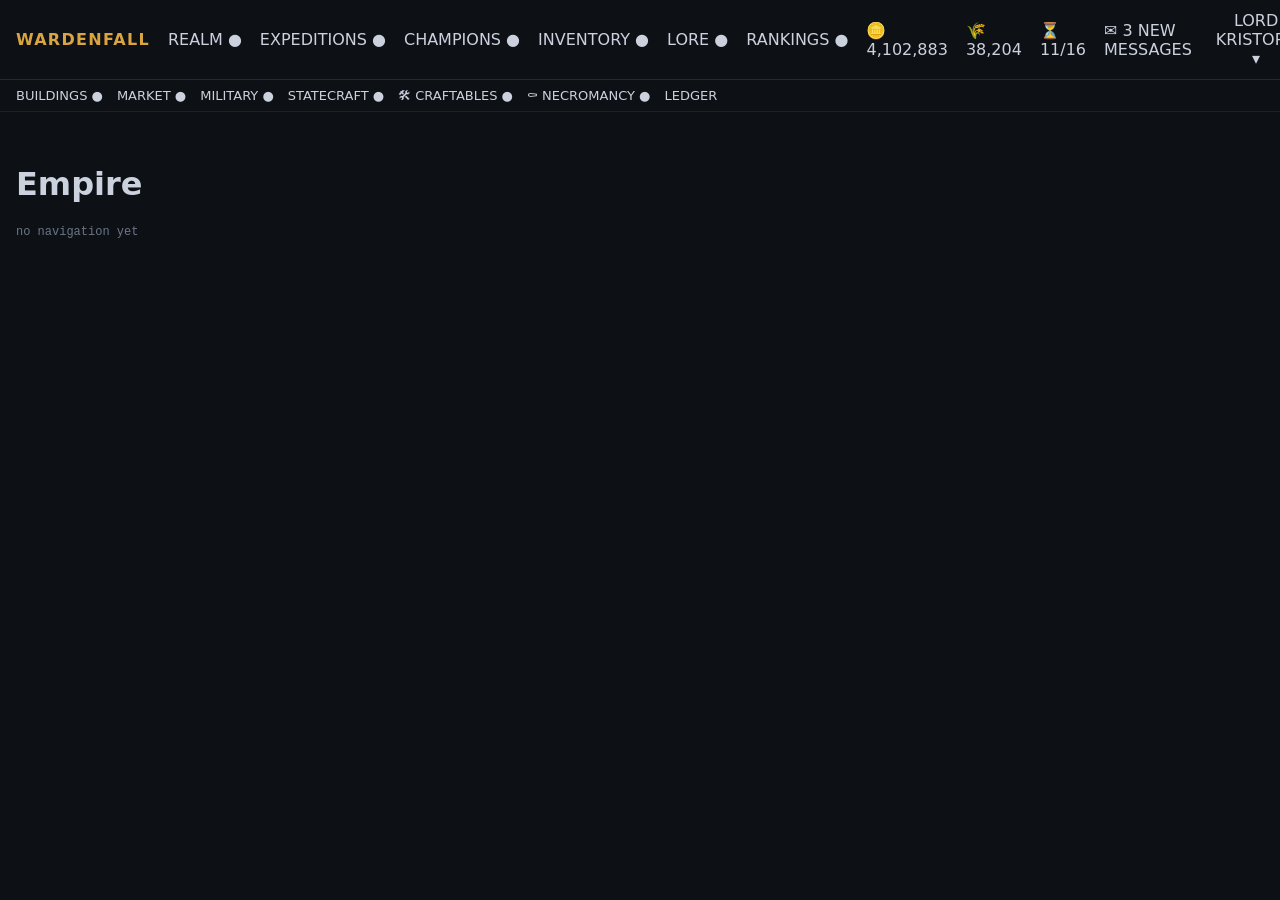
<file: test/fixture/index.html>
<!doctype html>
<!--
  Mock Wardenfall shell used by the end-to-end test.

  The structure mirrors captured page text from the live site: a brand, six
  primary doors each suffixed with a non-breaking space + "●", a contextual
  second row, resource chips, and a user menu. Class names are intentionally
  opaque, the way a compiled app's are, so the test proves the scanner is not
  quietly relying on readable selectors.
-->
<html lang="en">
<head>
  <meta charset="utf-8" />
  <title>Wardenfall (fixture)</title>
  <style>
    body { margin: 0; background: #0d1015; color: #cbd2dd;
           font-family: ui-sans-serif, system-ui, sans-serif; }
    .a1b2 { display: flex; gap: 18px; align-items: center;
            padding: 10px 16px; border-bottom: 1px solid #232a34; }
    .c3d4 { display: flex; gap: 14px; padding: 8px 16px;
            border-bottom: 1px solid #1b212a; font-size: 13px; }
    a, button { color: #cbd2dd; text-decoration: none; background: none;
                border: 0; font: inherit; cursor: pointer; }
    .brand { font-weight: 800; letter-spacing: .08em; color: #d9a441; }
    main { padding: 32px 16px; }
    #log { font-family: ui-monospace, monospace; font-size: 12px; color: #6b7686; }
  </style>
</head>
<body>
  <header class="a1b2">
    <a class="brand" href="/empire">WARDENFALL</a>
    <a href="/empire">REALM&nbsp;●</a>
    <a href="/expeditions">EXPEDITIONS&nbsp;●</a>
    <a href="/heroes">CHAMPIONS&nbsp;●</a>
    <a href="/inventory">INVENTORY&nbsp;●</a>
    <a href="/lore">LORE&nbsp;●</a>
    <a href="/rankings">RANKINGS&nbsp;●</a>
    <span class="x9">🪙 4,102,883</span>
    <span class="x9">🌾 38,204</span>
    <span class="x9">⏳ 11/16</span>
    <a href="/messages">✉ 3 NEW MESSAGES</a>
    <button type="button">LORD KRISTOPH ▾</button>
  </header>

  <!-- Contextual sub-nav: only the current door's children are present. -->
  <nav class="c3d4">
    <a href="/buildings">BUILDINGS ●</a>
    <a href="/market">MARKET ●</a>
    <a href="/military">MILITARY ●</a>
    <a href="/diplomacy">STATECRAFT ●</a>
    <a href="/craftables">🛠 CRAFTABLES ●</a>
    <a href="/necromancy">⚰ NECROMANCY ●</a>
    <!-- No ● marker: stands in for the game restyling that dot away. It must
         still be indexed and learned, on the strength of living in a <nav>. -->
    <a href="/ledger">LEDGER</a>
  </nav>

  <main>
    <h1>Empire</h1>
    <p id="log">no navigation yet</p>
    <!-- The rites panel renders in here when NECROMANCY is reached. -->
    <div id="panel"></div>
  </main>

  <script>
    // Contextual sub-nav, the way the real game does it: each door swaps the
    // second row, so entries under OTHER doors are simply not in the DOM.
    // This is what makes a single-page scan insufficient — and what the nav
    // harvester has to walk the doors to discover.
    const SUBNAV = {
      '/empire': [
        ['BUILDINGS ●', '/buildings'], ['MARKET ●', '/market'],
        ['MILITARY ●', '/military'], ['STATECRAFT ●', '/diplomacy'],
        ['🛠 CRAFTABLES ●', '/craftables'],
        ['⚰ NECROMANCY ●', '/necromancy'],
        ['LEDGER', '/ledger'], // no ● on purpose — see the scanner tests
      ],
      '/expeditions': [
        ['ARENA ●', '/arena'], ['DELVE ●', '/delve'],
        ['HOLDS ●', '/holds'], ['🐗 HUNT ●', '/hunt'],
      ],
      '/heroes': [['SPELLBOOK ●', '/spellbook']],
    };

    // --- the Rites of Remembrance panel ---------------------------------
    // MEASURED against the live panel on 2026-08-11 (the July capture this was
    // first built from priced a host at one soul per ghost, which is wrong by
    // a factor of a thousand). The wording is reproduced exactly, because the
    // wording is what the extension parses; only class names are invented, and
    // they stay opaque so nothing can lean on them.
    //
    // Two details here are load-bearing, not decoration:
    //   - the host card STATES ITS RATE. No rate, no plan, no click.
    //   - the tolerance sits in its own element with a sibling that STARTS
    //     WITH A DIGIT ("60 scouts lost…"). Flattened with textContent those
    //     weld into "100/6560" and the Haunted warning silently dies. Keep the
    //     two in separate elements or that regression walks back in unseen.
    // Persisted in localStorage because the dock now performs rites in a hidden
    // same-origin FRAME: the frame's own JS state dies with it, and localStorage
    // is shared across same-origin frames (CLAUDE.md finding 11), so this is how
    // the test observes what a rite actually did — the same way the real game's
    // state outlives the frame by living on the server.
    const RITES_KEY = 'fixture.rites';
    const defaults = {
      souls: 3, dead: 284745,
      disturbance: 12, tolerance: 50,
      harvestYield: 1,
      rate: { souls: 1, dead: 1, per: 1000 },
      scoutsLost: 60,
      log: [],
    };
    let rites;
    try { rites = { ...defaults, ...(JSON.parse(localStorage.getItem(RITES_KEY)) || {}) }; }
    catch { rites = { ...defaults }; }
    const saveRites = () => {
      try { localStorage.setItem(RITES_KEY, JSON.stringify(rites)); } catch { /* fine */ }
    };
    const noteRite = (entry) => { rites.log = [...(rites.log || []), entry]; saveRites(); };
    const riteCost = (want) => {
      const blocks = Math.ceil(want / rites.rate.per);
      return { souls: blocks * rites.rate.souls, dead: blocks * rites.rate.dead };
    };

    function renderRites() {
      const panel = document.getElementById('panel');
      panel.textContent = '';
      const n = (v) => v.toLocaleString('en-US');
      // Rebuilt wholesale on every rite, the way an SPA re-renders — which is
      // what makes stale element references a real hazard worth testing.
      panel.innerHTML = `
        <section class="q7">
          <h2>[ RITES OF REMEMBRANCE ]</h2>
          <p class="q8">⚰️ WAR CEMETERY</p>
          <div class="q9">
            <span class="q9a">💀 ${n(rites.souls)} souls (catalyst — from veteran sacrifice)</span>
            <span class="q9b">👻 ${n(rites.dead)} raisable dead (your fallen)</span>
            <span class="q9c">Disturbance ${rites.disturbance}/${rites.tolerance}</span>
          </div>
          <p class="q9d">${rites.scoutsLost} scouts lost to the dark.</p>
          <div class="qa">
            <div class="qb" data-rite="host">
              <h3>👻 Spectral Host · +6 disturb</h3>
              <p>Raise a horde from your fallen — +power on your next raid, or a ghost
                 column for Conquest. Costs ${rites.rate.dead} dead + ${rites.rate.souls} soul
                 per ${n(rites.rate.per)} raised. No cap; the pool drains as you raise.</p>
              <input type="number" value="100" min="1" max="${rites.dead}" aria-label="Ghosts to raise" />
              <button type="button">PERFORM</button>
            </div>
            <div class="qb" data-rite="harvest">
              <h3>💀 Soul-Harvest · +4 disturb</h3>
              <p>Call the restless dead to give up their souls. They do not give them gladly.</p>
              <button type="button">PERFORM · +${n(rites.harvestYield)} SOULS</button>
            </div>
          </div>
        </section>`;

      panel.querySelector('[data-rite="harvest"] button').addEventListener('click', () => {
        rites.souls += rites.harvestYield;
        rites.disturbance += 4;
        noteRite('harvest');
        document.getElementById('log').textContent = 'rite:harvest';
        renderRites();
      });
      panel.querySelector('[data-rite="host"] button').addEventListener('click', () => {
        const input = panel.querySelector('[data-rite="host"] input');
        const want = Number(input.value) || 0;
        const cost = riteCost(want);
        if (cost.souls > rites.souls || cost.dead > rites.dead) {
          noteRite('host-refused');
          document.getElementById('log').textContent = 'rite:host-refused';
          return;
        }
        rites.souls -= cost.souls;
        rites.dead -= cost.dead;
        rites.disturbance += 6;
        rites.host = (rites.host || 0) + want;
        noteRite('host:' + want);
        document.getElementById('log').textContent = 'rite:host:' + want;
        renderRites();
      });
    }

    // Loaded AT the rites path — which is how the dock reaches them now, in a
    // hidden frame rather than by navigating the user. Render on load, the way
    // the real server-rendered page does.
    if (/\/necromancy$/.test(location.pathname)) {
      // A seam for the refusal path: a rites page that renders no balance.
      let blank = false;
      try { blank = localStorage.getItem('fixture.norites') === '1'; } catch { /* fine */ }
      if (!blank) renderRites();
    }

    // Stand in for the SPA router: record clicks instead of navigating, so the
    // test can assert which element the palette actually activated.
    document.addEventListener('click', (e) => {
      const a = e.target.closest('a[href]');
      if (!a) return;
      e.preventDefault();
      const href = a.getAttribute('href');
      document.getElementById('log').textContent = 'navigated:' + href;

      // The rites live on their own page, so leaving it takes the panel away.
      if (href === '/necromancy') renderRites();
      else document.getElementById('panel').textContent = '';

      const rows = SUBNAV[href];
      const nav = document.querySelector('nav.c3d4');
      if (!rows || !nav) return;
      nav.textContent = '';
      for (const [text, path] of rows) {
        const link = document.createElement('a');
        link.setAttribute('href', path);
        link.textContent = text;
        nav.appendChild(link);
      }
    });
  </script>
</body>
</html>
</file>
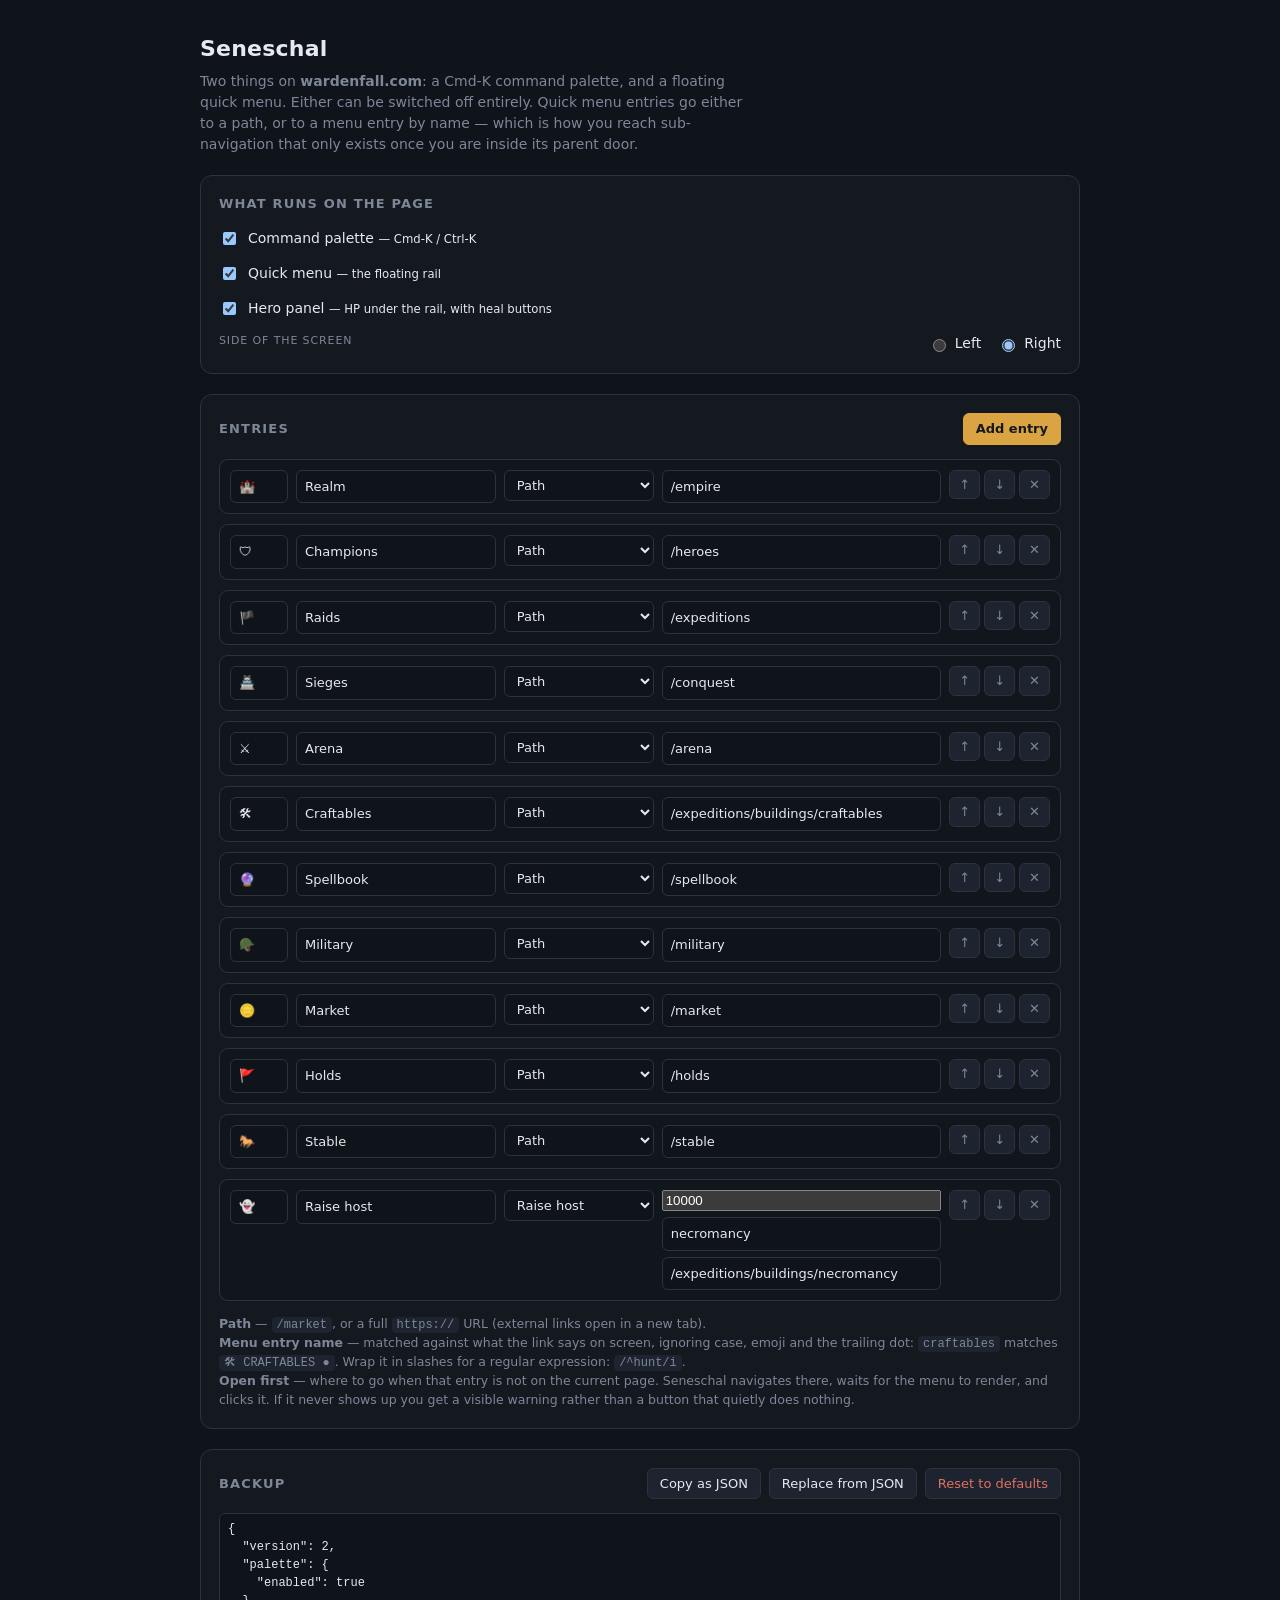
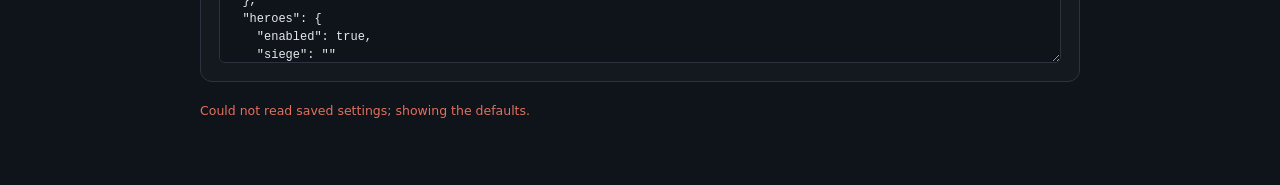
<file: options/options.html>
<!doctype html>
<html lang="en">
<head>
  <meta charset="utf-8" />
  <title>Seneschal — quick menu</title>
  <link rel="stylesheet" href="options.css" />
</head>
<body>
  <main>
    <header class="head">
      <h1>Seneschal</h1>
      <p class="sub">
        Two things on <strong>wardenfall.com</strong>: a Cmd-K command palette, and
        a floating quick menu. Either can be switched off entirely. Quick menu
        entries go either to a path, or to a menu entry by name — which is how you
        reach sub-navigation that only exists once you are inside its parent door.
      </p>
    </header>

    <section class="panel">
      <h2>What runs on the page</h2>
      <label class="row-check">
        <input type="checkbox" id="palette-enabled" />
        <span>Command palette <small>— Cmd-K / Ctrl-K</small></span>
      </label>
      <label class="row-check">
        <input type="checkbox" id="enabled" />
        <span>Quick menu <small>— the floating rail</small></span>
      </label>
      <label class="row-check">
        <input type="checkbox" id="heroes-enabled" />
        <span>Hero panel <small>— HP under the rail, with heal buttons</small></span>
      </label>

      <fieldset class="side">
        <legend>Side of the screen</legend>
        <label><input type="radio" name="side" value="left" /> Left</label>
        <label><input type="radio" name="side" value="right" /> Right</label>
      </fieldset>
    </section>

    <section class="panel">
      <div class="panel-head">
        <h2>Entries</h2>
        <button type="button" id="add" class="primary">Add entry</button>
      </div>
      <div id="items" class="items"></div>
      <p class="hint">
        <strong>Path</strong> — <code>/market</code>, or a full <code>https://</code>
        URL (external links open in a new tab).<br />
        <strong>Menu entry name</strong> — matched against what the link says on
        screen, ignoring case, emoji and the trailing dot: <code>craftables</code>
        matches <code>🛠 CRAFTABLES ●</code>. Wrap it in slashes for a regular
        expression: <code>/^hunt/i</code>.<br />
        <strong>Open first</strong> — where to go when that entry is not on the
        current page. Seneschal navigates there, waits for the menu to render, and
        clicks it. If it never shows up you get a visible warning rather than a
        button that quietly does nothing.
      </p>
    </section>

    <section class="panel">
      <div class="panel-head">
        <h2>Backup</h2>
        <div class="panel-actions">
          <button type="button" id="export">Copy as JSON</button>
          <button type="button" id="import">Replace from JSON</button>
          <button type="button" id="reset" class="danger">Reset to defaults</button>
        </div>
      </div>
      <textarea id="json" spellcheck="false" aria-label="Quick menu configuration as JSON"></textarea>
    </section>

    <p id="status" class="status" role="status" aria-live="polite"></p>
  </main>

  <script src="../src/config.js"></script>
  <script src="options.js"></script>
</body>
</html>
</file>
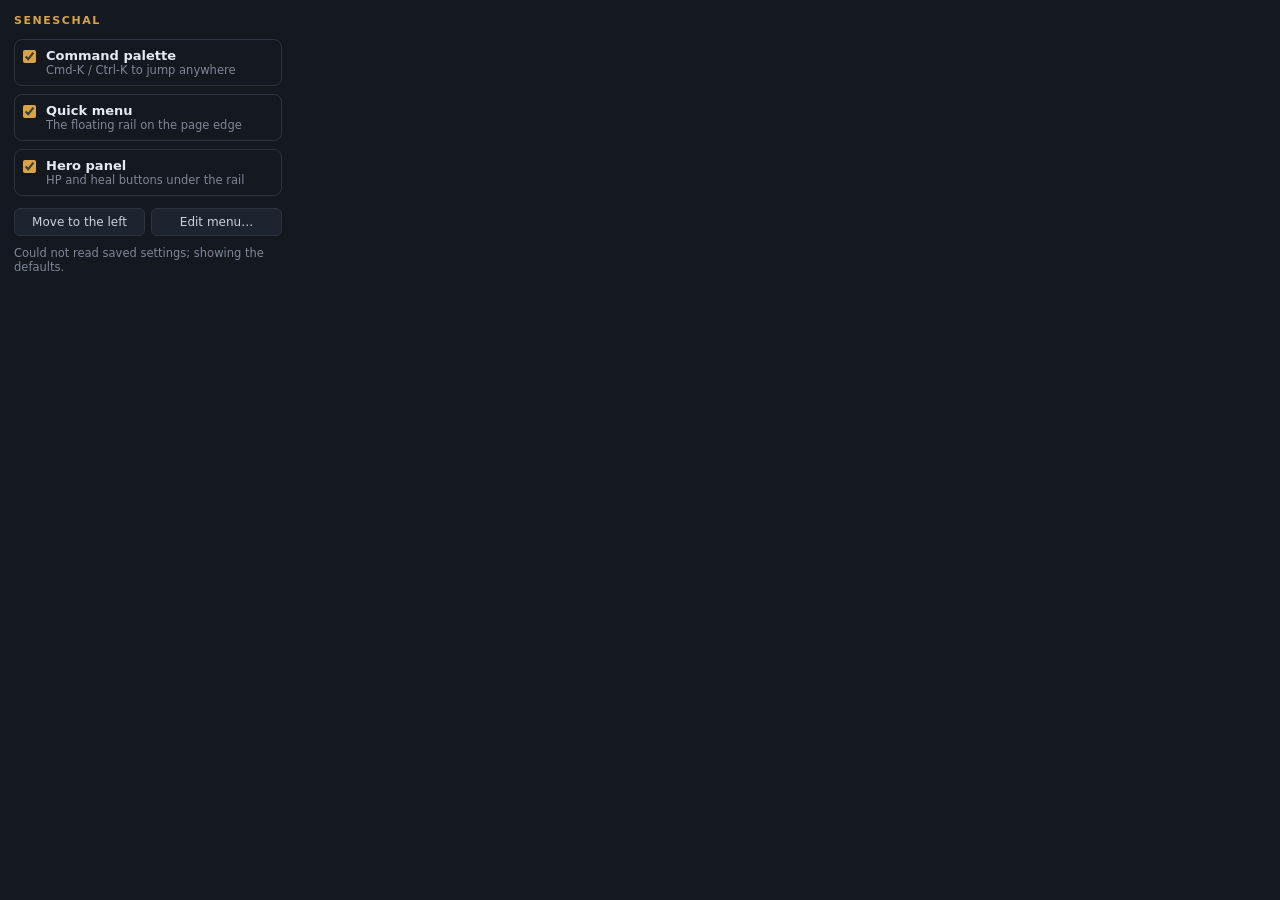
<file: popup/popup.html>
<!doctype html>
<html lang="en">
<head>
  <meta charset="utf-8" />
  <title>Seneschal</title>
  <link rel="stylesheet" href="popup.css" />
</head>
<body>
  <h1>Seneschal</h1>

  <label class="toggle">
    <input type="checkbox" id="palette" />
    <span class="text">
      <strong>Command palette</strong>
      <small>Cmd-K / Ctrl-K to jump anywhere</small>
    </span>
  </label>

  <label class="toggle">
    <input type="checkbox" id="dock" />
    <span class="text">
      <strong>Quick menu</strong>
      <small>The floating rail on the page edge</small>
    </span>
  </label>

  <label class="toggle">
    <input type="checkbox" id="heroes" />
    <span class="text">
      <strong>Hero panel</strong>
      <small>HP and heal buttons under the rail</small>
    </span>
  </label>

  <div class="row">
    <button type="button" id="side">Move to the left</button>
    <button type="button" id="options">Edit menu…</button>
  </div>

  <p id="status" role="status" aria-live="polite"></p>

  <script src="../src/config.js"></script>
  <script src="popup.js"></script>
</body>
</html>
</file>
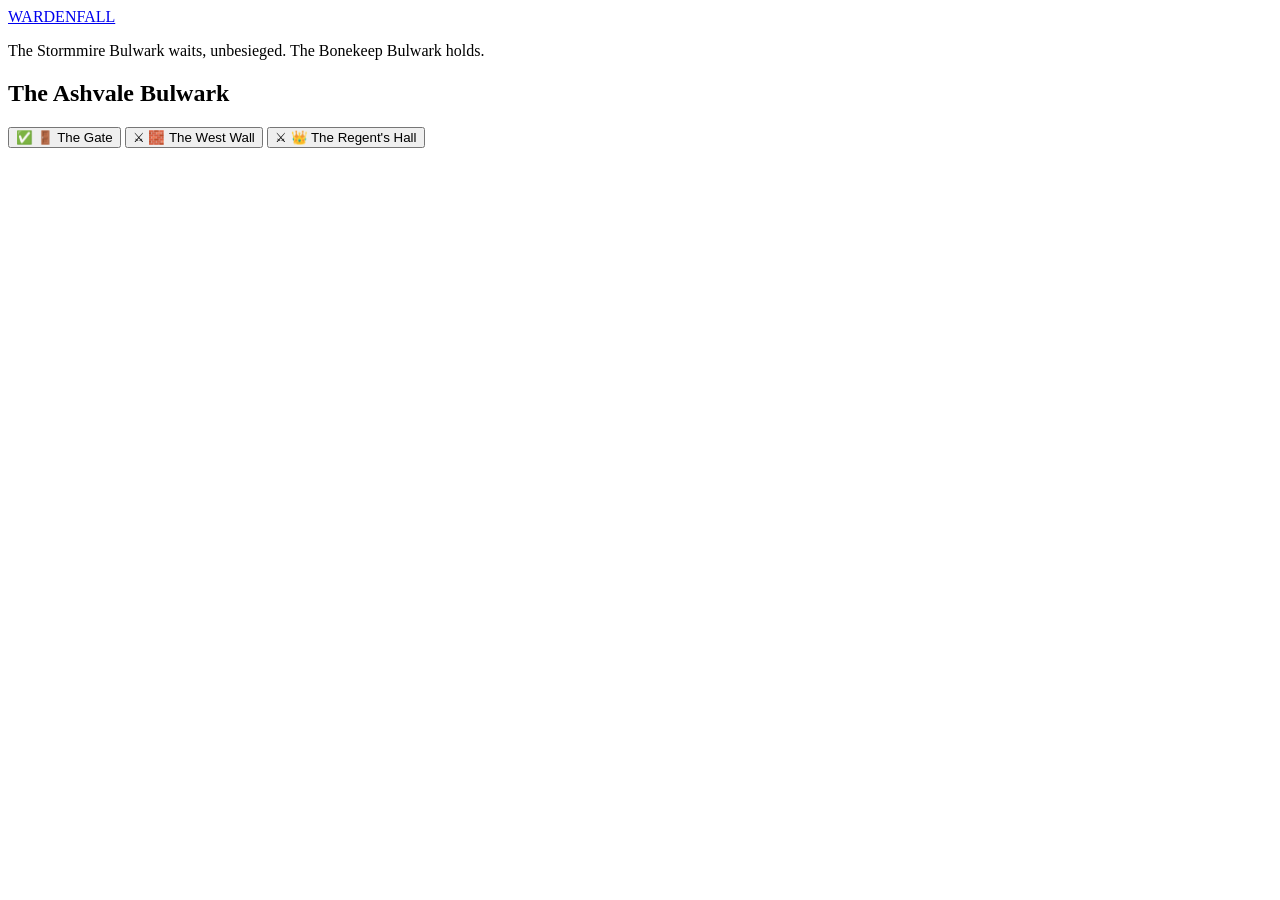
<file: test/fixture/conquest.html>
<!doctype html>
<!-- Mock /conquest with a siege you are committed to.

     Note "The Stormmire Bulwark" is named but has NO assault locations: it is
     a target, not a siege you are in. Only The Ashvale Bulwark renders
     locations, so only it counts as active. -->
<html lang="en"><head><meta charset="utf-8"><title>Sieges</title></head>
<body>
  <header class="a1b2"><a class="brand" href="/empire">WARDENFALL</a></header>
  <main>
    <p>The Stormmire Bulwark waits, unbesieged. The Bonekeep Bulwark holds.</p>
    <section>
      <h2>The Ashvale Bulwark</h2>
      <button type="button">✅ 🚪 The Gate</button>
      <button type="button">⚔ 🧱 The West Wall</button>
      <button type="button">⚔ 👑 The Regent's Hall</button>
    </section>
  </main>
<!-- The standing spectral host. Rendered NOWHERE on the real site: it exists
     only inside the Next.js flight payload, escaped, which is why the reader
     tolerates backslashes and why it fails to null rather than to zero. -->
<script id="flight">self.__f=["...\"ghostHost\":{\"armed\":true,\"size\":7500},\"siegeTokens\":3..."]</script>
</body></html>
</file>
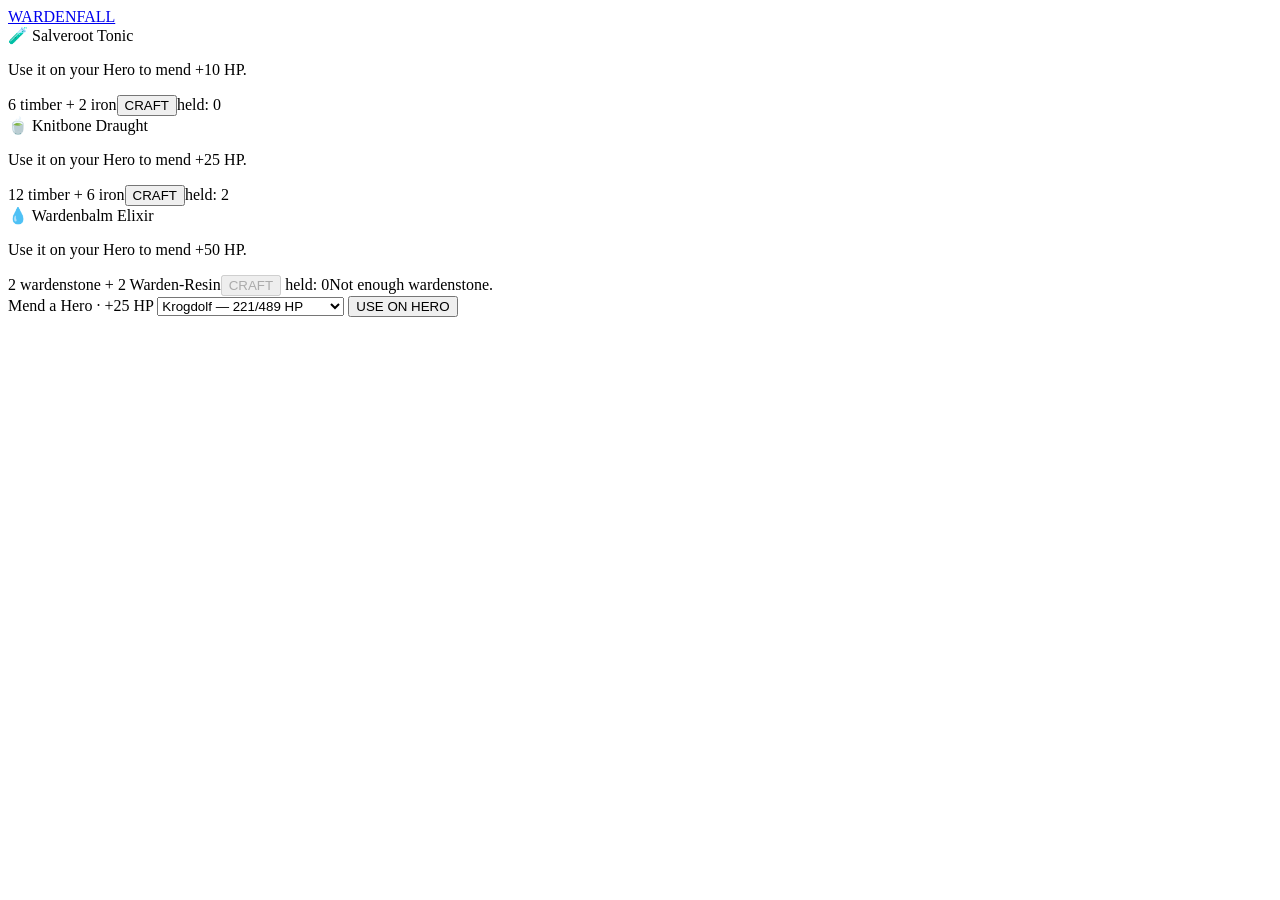
<file: test/fixture/craftables.html>
<!doctype html>
<!-- Mock craftables. Shapes copied from the live page: each elixir is a card
     with a mend amount, a brew cost, a held count and a CRAFT button. The
     "Mend a Hero · +N HP" block with its hero picker only exists for an elixir
     you actually hold — here, only the Knitbone Draught. -->
<html lang="en"><head><meta charset="utf-8"><title>Craftables</title></head>
<body>
  <header class="a1b2"><a class="brand" href="/empire">WARDENFALL</a></header>
  <main>
    <div class="c"><span>🧪 Salveroot Tonic</span>
      <p>Use it on your Hero to mend +10 HP.</p>
      <span>6 timber + 2 iron</span><button type="button">CRAFT</button><span>held: 0</span></div>

    <div class="c"><span>🍵 Knitbone Draught</span>
      <p>Use it on your Hero to mend +25 HP.</p>
      <span>12 timber + 6 iron</span><button type="button">CRAFT</button><span>held: 2</span></div>

    <div class="c"><span>💧 Wardenbalm Elixir</span>
      <p>Use it on your Hero to mend +50 HP.</p>
      <span>2 wardenstone + 2 Warden-Resin</span><button type="button" disabled>CRAFT</button>
      <span>held: 0</span><span>Not enough wardenstone.</span></div>

    <div class="use"><span>Mend a Hero · +25 HP</span>
      <select>
        <option value="h1">Krogdolf — 221/489 HP</option>
        <option value="h2">Krogloff — 459/459 HP · full</option>
        <option value="h3">Krogsly — 90/382 HP</option>
      </select>
      <button type="button">USE ON HERO</button></div>
  </main>
</body></html>
</file>
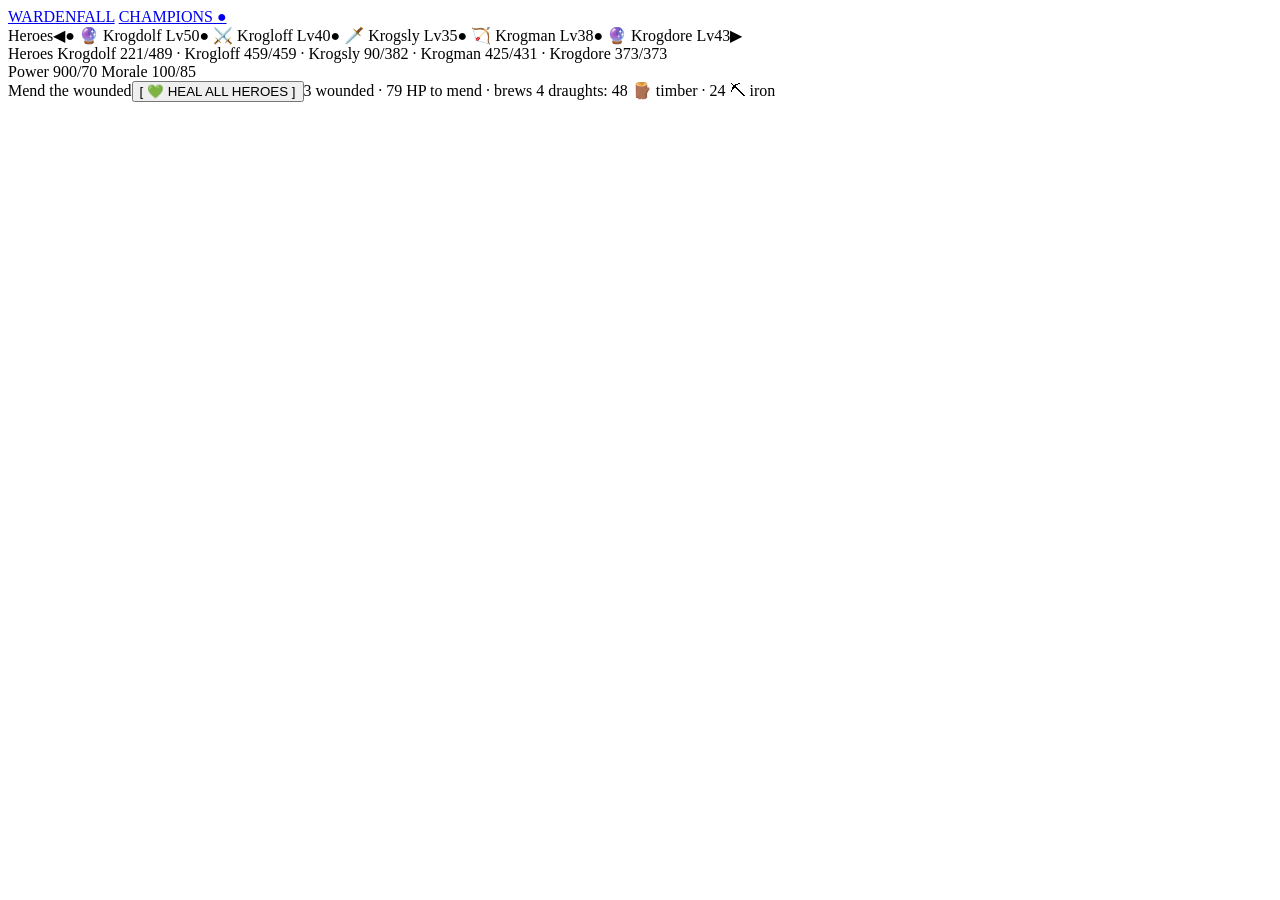
<file: test/fixture/heroes.html>
<!doctype html>
<!-- Mock /heroes. The text shapes are copied from the live page, including
     the two-row structure (roster row with icon+level, HP row with cur/max)
     and the non-HP ratios that the parser has to reject. -->
<html lang="en"><head><meta charset="utf-8"><title>Champions</title></head>
<body>
  <header class="a1b2"><a class="brand" href="/empire">WARDENFALL</a>
    <a href="/heroes">CHAMPIONS&nbsp;●</a></header>
  <main>
    <div class="roster">Heroes◀● 🔮 Krogdolf Lv50● ⚔️ Krogloff Lv40● 🗡️ Krogsly Lv35● 🏹 Krogman Lv38● 🔮 Krogdore Lv43▶</div>
    <div class="hp">Heroes Krogdolf 221/489 · Krogloff 459/459 · Krogsly 90/382 · Krogman 425/431 · Krogdore 373/373</div>
    <div class="other">Power 900/70 Morale 100/85</div>
    <!-- The game's own heal-all, which only renders when someone is wounded and
         prices the job itself. Copied verbatim in shape from the live page. -->
    <div class="mend">Mend the wounded<button type="button">[ 💚 HEAL ALL HEROES ]</button>3 wounded · 79 HP to mend · brews 4 draughts: 48 🪵 timber · 24 ⛏ iron</div>
  </main>
</body></html>
</file>
<file: options/options.css>
/* options.css — the quick menu editor. Plain extension page, no shadow root
   needed: nothing else renders here. */

:root {
  color-scheme: dark;
  --bg: #0f131a;
  --panel: #14181f;
  --line: #2c333f;
  --text: #e6e9ef;
  --muted: #7d8798;
  --gold: #d9a441;
  --bad: #e2705f;
}

* { box-sizing: border-box; }

body {
  margin: 0;
  padding: 32px 20px 64px;
  background: var(--bg);
  color: var(--text);
  font-family: ui-sans-serif, system-ui, -apple-system, "Segoe UI", Roboto, sans-serif;
  font-size: 14px;
  line-height: 1.5;
}

main { max-width: 880px; margin: 0 auto; display: flex; flex-direction: column; gap: 20px; }

h1 { margin: 0; font-size: 22px; letter-spacing: 0.01em; }
h2 { margin: 0; font-size: 13px; text-transform: uppercase; letter-spacing: 0.09em; color: var(--muted); }
.sub { margin: 6px 0 0; color: var(--muted); max-width: 62ch; }

.panel {
  background: var(--panel);
  border: 1px solid var(--line);
  border-radius: 12px;
  padding: 18px;
  display: flex;
  flex-direction: column;
  gap: 14px;
}

.panel-head { display: flex; align-items: center; justify-content: space-between; gap: 12px; }
.panel-actions { display: flex; gap: 8px; flex-wrap: wrap; }

.row-check { display: flex; align-items: center; gap: 9px; }

fieldset.side { border: 0; padding: 0; margin: 0; display: flex; align-items: center; gap: 16px; }
fieldset.side legend {
  float: left;
  width: 100%;
  padding: 0 0 6px;
  font-size: 11px;
  text-transform: uppercase;
  letter-spacing: 0.08em;
  color: var(--muted);
}
fieldset.side label { display: flex; align-items: center; gap: 6px; }

.items { display: flex; flex-direction: column; gap: 10px; }

.item {
  display: grid;
  grid-template-columns: 58px minmax(120px, 1fr) 150px minmax(160px, 1.4fr) auto;
  gap: 8px;
  align-items: start;
  padding: 10px;
  border: 1px solid var(--line);
  border-radius: 9px;
  background: #11151c;
}
.item.invalid { border-color: var(--bad); }

.item .stack { display: flex; flex-direction: column; gap: 6px; min-width: 0; }
.item .error { grid-column: 1 / -1; color: var(--bad); font-size: 12px; }
.item .error:empty { display: none; }

.moves { display: flex; gap: 4px; align-items: center; }

input[type="text"], select, textarea {
  width: 100%;
  border: 1px solid var(--line);
  border-radius: 6px;
  background: var(--bg);
  color: var(--text);
  font: inherit;
  font-size: 13px;
  padding: 6px 8px;
}
input[type="text"]:focus, select:focus, textarea:focus { outline: 0; border-color: var(--gold); }
input::placeholder, textarea::placeholder { color: #5c6675; }

textarea { min-height: 150px; font-family: ui-monospace, SFMono-Regular, Menlo, monospace; font-size: 12px; }

button {
  border: 1px solid var(--line);
  border-radius: 6px;
  background: #1d2430;
  color: var(--text);
  font: inherit;
  font-size: 13px;
  padding: 5px 12px;
  cursor: pointer;
}
button:hover { border-color: #3c4553; }
button.primary { background: var(--gold); border-color: var(--gold); color: #17181b; font-weight: 600; }
button.danger { color: var(--bad); }
button.icon { padding: 4px 9px; color: var(--muted); }

.hint { margin: 0; color: var(--muted); font-size: 12.5px; }
.hint code { background: #1d2430; border-radius: 4px; padding: 1px 5px; font-size: 12px; }

.status { margin: 0; min-height: 20px; color: var(--muted); font-size: 12.5px; }
.status.bad { color: var(--bad); }

@media (max-width: 720px) {
  .item { grid-template-columns: 58px 1fr; }
  .moves { grid-column: 1 / -1; justify-content: flex-end; }
}
</file>
<file: popup/popup.css>
/* popup.css — the toolbar popup: two switches and a way into the full editor. */

:root { color-scheme: dark; }

body {
  width: 268px;
  margin: 0;
  padding: 14px;
  background: #14181f;
  color: #e6e9ef;
  font-family: ui-sans-serif, system-ui, -apple-system, "Segoe UI", Roboto, sans-serif;
  font-size: 13px;
}

h1 {
  margin: 0 0 12px;
  font-size: 11px;
  font-weight: 700;
  letter-spacing: 0.14em;
  text-transform: uppercase;
  color: #d9a441;
}

.toggle {
  display: flex;
  align-items: flex-start;
  gap: 10px;
  padding: 8px;
  border: 1px solid #2c333f;
  border-radius: 8px;
  margin-bottom: 8px;
  cursor: pointer;
}
.toggle:hover { border-color: #3c4553; }
.toggle input { margin: 2px 0 0; accent-color: #d9a441; }
.toggle .text { display: flex; flex-direction: column; }
.toggle small { color: #7d8798; font-size: 11.5px; }

.row { display: flex; gap: 6px; margin-top: 12px; }
.row button {
  flex: 1;
  border: 1px solid #2c333f;
  border-radius: 6px;
  background: #1d2430;
  color: #cbd2dd;
  font: inherit;
  font-size: 12px;
  padding: 6px 8px;
  cursor: pointer;
}
.row button:hover { border-color: #3c4553; color: #f2f5fa; }
.row button:disabled { opacity: 0.45; cursor: default; }

#status { margin: 10px 0 0; min-height: 15px; font-size: 11.5px; color: #7d8798; }
</file>
